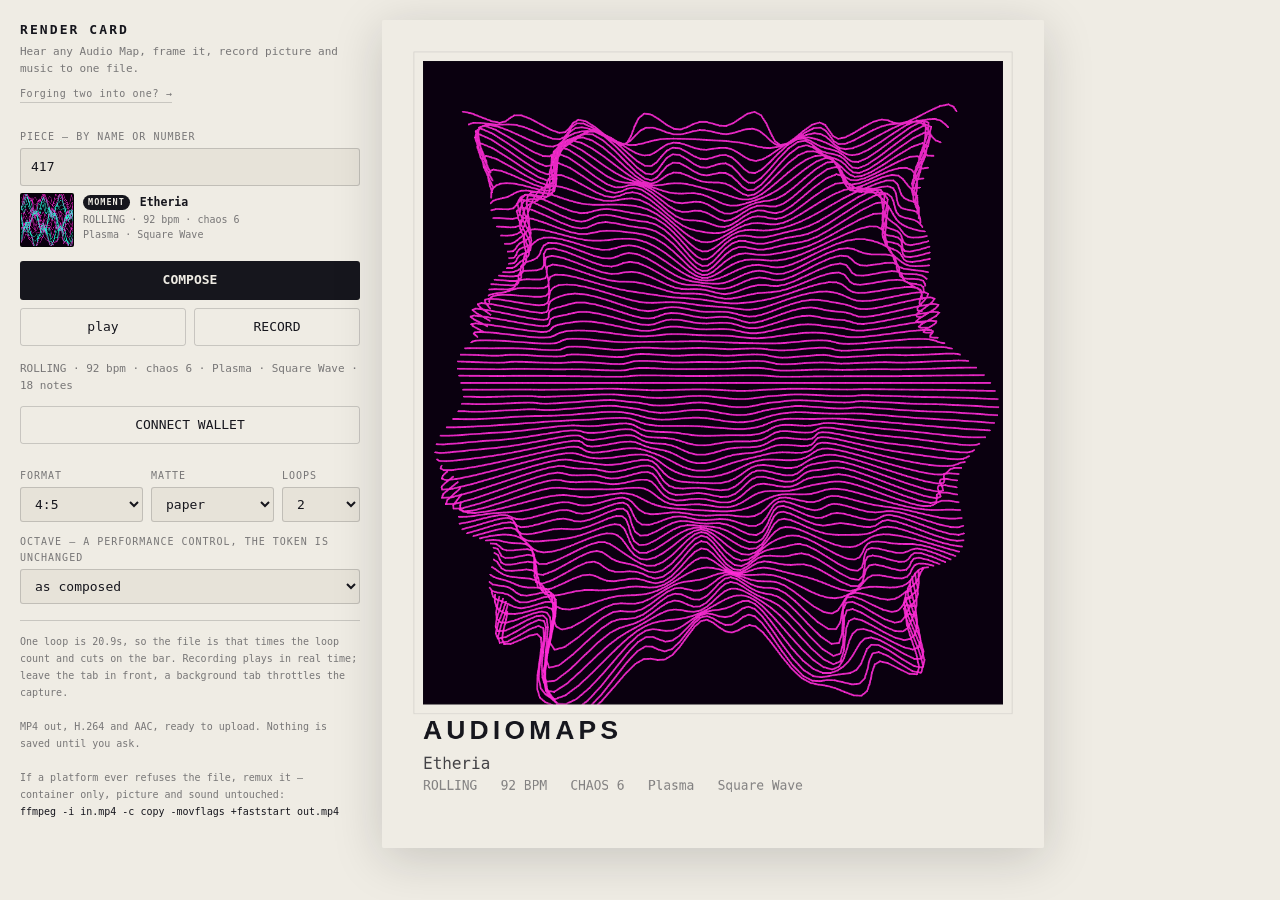
<file: render/index.html>
<!doctype html>
<meta charset="utf-8">
<meta name="viewport" content="width=device-width,initial-scale=1">
<title>Audio Maps — render card</title>
<link rel="stylesheet" href="shared.css?v=20260821d">

<div class=panel>
  <h1>RENDER CARD</h1>
  <div class=sub>Hear any Audio Map, frame it, record picture and music to one file.</div>
  <a class=swap href="forge.html">Forging two into one? →</a>

  <label>piece — by name or number</label>
  <input id=seed list=names value="417"
         placeholder="LATE SWARM   ·   417   ·   an ens or 0x…" spellcheck=false
         autocomplete=off>
  <div class=ing id=ingOne hidden>
    <canvas width=108 height=108></canvas>
    <div class=meta><b></b><span class=tr></span></div>
  </div>

  <button class=go id=go>COMPOSE</button>
  <div class=two style="margin-top:8px">
    <button id=play>play</button>
    <button id=rec disabled>RECORD</button>
  </div>

  <div id=log>loading…</div>
  <video id=out controls loop playsinline hidden
         style="width:100%;margin-top:8px;border-radius:3px"></video>
  <div class=two id=saverow hidden style="margin-top:6px">
    <button class=go id=dl style="margin-top:0">DOWNLOAD</button>
    <button id=share hidden>SHARE</button>
  </div>

  <button id=connect style="margin-top:12px">CONNECT WALLET</button>
  <div id=owned></div>
  <div class=hint id=walletHint hidden></div>

  <div class=two style="margin-top:4px">
    <div style="flex:1">
      <label>format</label>
      <select id=fmt>
        <option>1:1</option><option selected>4:5</option>
        <option>9:16</option><option>16:9</option>
      </select>
    </div>
    <div style="flex:1">
      <label>matte</label>
      <select id=matte><option value=paper selected>paper</option>
        <option value=ink>ink</option>
        <option value=green>green</option>
        <option value=lime>lime</option></select>
    </div>
    <div style="flex:0 0 78px">
      <label>loops</label>
      <select id=loops><option>1</option><option selected>2</option>
        <option>3</option><option>4</option></select>
    </div>
  </div>

  <label>octave — a performance control, the token is unchanged</label>
  <select id=oct>
    <option value="-1">one octave lower</option>
    <option value="0" selected>as composed</option>
    <option value="1">one octave higher</option>
  </select>

  <div class=note>
    One loop is <span id=loopsec>—</span>s, so the file is that times the loop count
    and cuts on the bar. Recording plays in real time; leave the tab in front, a
    background tab throttles the capture.<br><br>
    MP4 out, H.264 and AAC, ready to upload. Nothing is saved until you ask.<br><br>
    If a platform ever refuses the file, remux it — container only, picture and
    sound untouched:<br>
    <code>ffmpeg -i in.mp4 -c copy -movflags +faststart out.mp4</code>
  </div>
</div>

<datalist id=names></datalist>
<canvas id=card width=1080 height=1350></canvas>

<script src="assets.js?v=20260821d"></script>
<script src="boot.js?v=20260827c"></script>
</file>
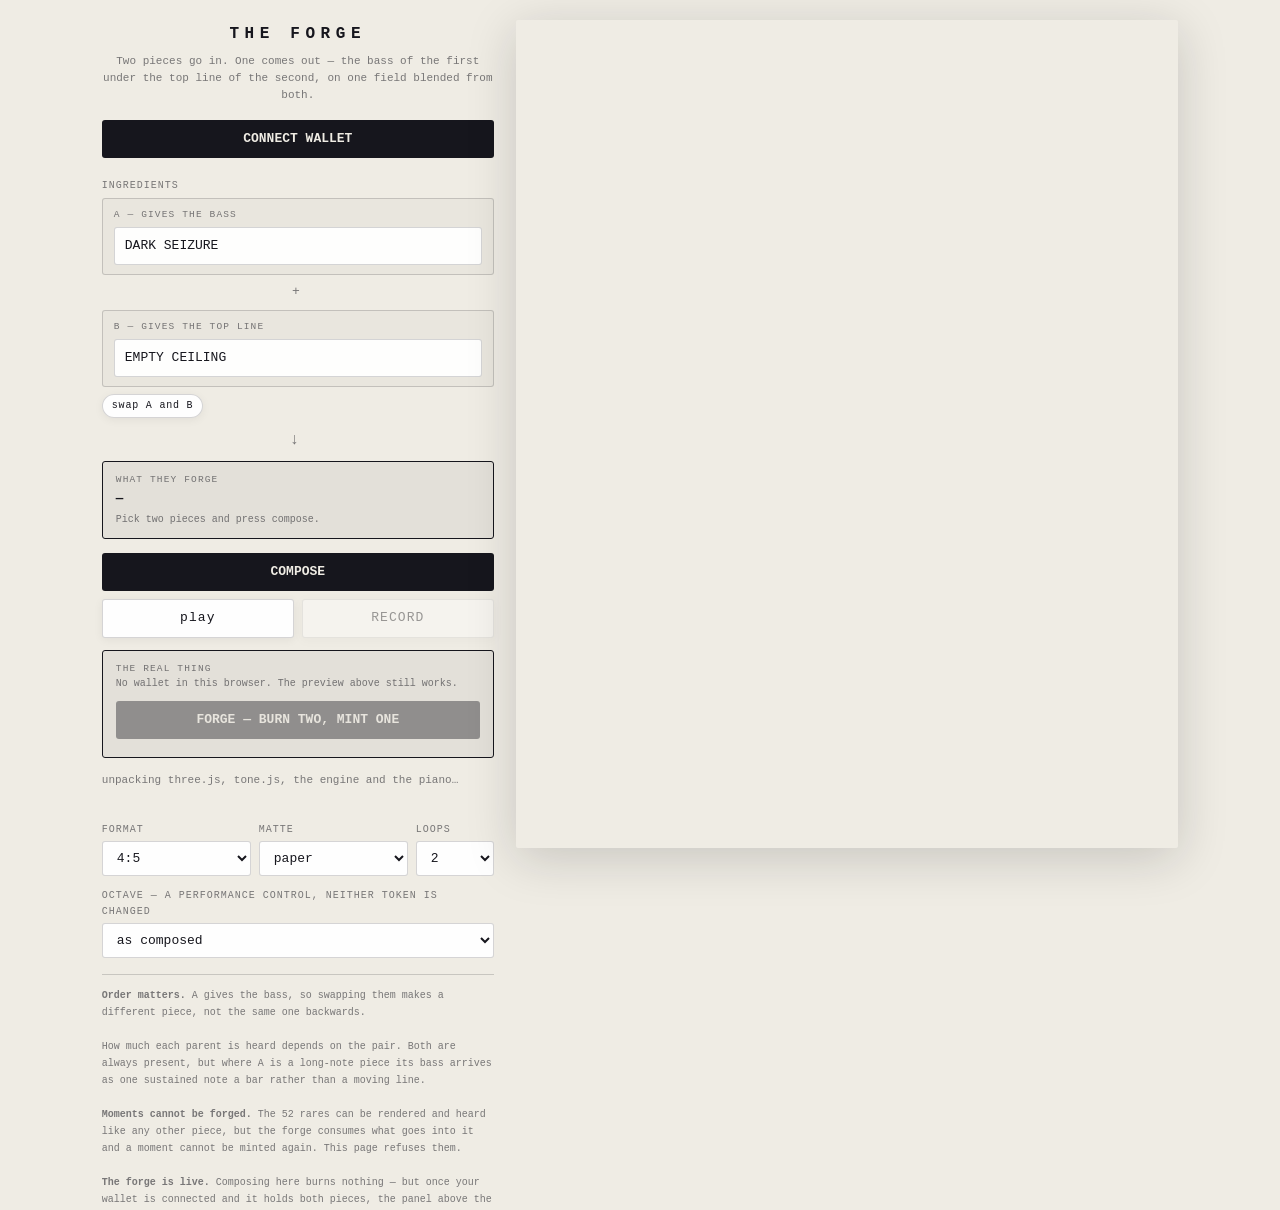
<file: forge.html>
<!doctype html>
<meta charset="utf-8">
<meta http-equiv="refresh" content="0; url=render/forge.html">
<title>The Forge — Audio Maps</title>
<body style="background:#efece4;color:#16161d;font:13px ui-monospace,Menlo,monospace;padding:40px">
The forge lives at <a href="render/forge.html">audiomaps.sunken0x.art/render/forge.html</a>.
</file>
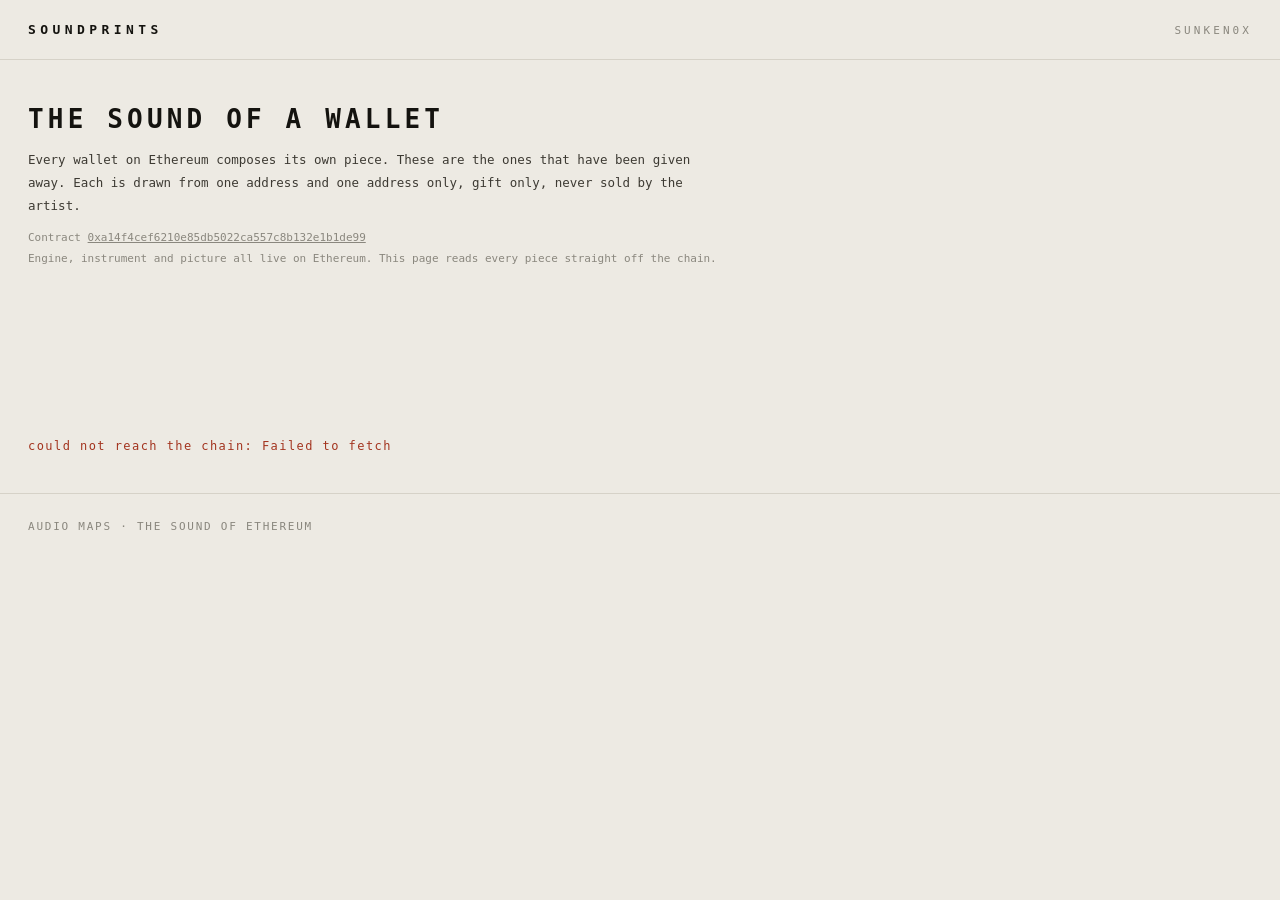
<file: soundprints.html>
<!doctype html>
<html lang="en">
<head>
<meta charset="utf-8" />
<meta name="viewport" content="width=device-width, initial-scale=1" />
<title>Soundprints — Audio Maps</title>
<style>
  :root{
    --paper:#edeae3; --ink:#14130f; --dim:#8a877e; --line:#d6d2c8;
    --mono:ui-monospace,SFMono-Regular,Menlo,Consolas,monospace;
  }
  *{box-sizing:border-box}
  html,body{margin:0;padding:0;background:var(--paper);color:var(--ink);font-family:var(--mono)}
  body{-webkit-font-smoothing:antialiased}
  header{
    display:flex;align-items:baseline;justify-content:space-between;
    padding:22px 28px;border-bottom:1px solid var(--line);
    position:sticky;top:0;background:var(--paper);z-index:5
  }
  .brand{font-size:13px;letter-spacing:.34em;font-weight:600}
  .who{font-size:11px;letter-spacing:.28em;color:var(--dim)}
  .intro{padding:44px 28px 14px;max-width:760px}
  h1{font-size:26px;letter-spacing:.16em;margin:0 0 14px;font-weight:600}
  .blurb{font-size:12.5px;line-height:1.85;color:#3d3a33;margin:0 0 10px}
  .chain{font-size:11px;color:var(--dim);line-height:1.9;word-break:break-all}
  .chain a{color:var(--dim)}
  .count{padding:10px 28px 0;font-size:11px;letter-spacing:.22em;color:var(--dim)}
  .grid{
    display:grid;grid-template-columns:repeat(auto-fill,minmax(268px,1fr));
    gap:26px;padding:24px 28px 70px;max-width:1400px
  }
  .card{
    border:1px solid var(--line);background:#fff;text-decoration:none;color:inherit;
    display:flex;flex-direction:column;transition:transform .16s ease, box-shadow .16s ease
  }
  .card:hover{transform:translateY(-3px);box-shadow:0 10px 26px rgba(0,0,0,.10)}
  .art{display:block;width:100%;aspect-ratio:4/3;background:#000}
  .meta{padding:13px 15px 15px;border-top:1px solid var(--line)}
  .who-line{display:flex;justify-content:space-between;align-items:baseline;gap:10px}
  .ens{font-size:12.5px;font-weight:600;letter-spacing:.04em;overflow:hidden;text-overflow:ellipsis;white-space:nowrap}
  .id{font-size:10px;color:var(--dim);letter-spacing:.14em;flex:none}
  .tune{font-size:11px;letter-spacing:.2em;margin-top:7px}
  .attrs{font-size:10px;color:var(--dim);letter-spacing:.1em;margin-top:5px;line-height:1.7}
  .state{padding:40px 28px;font-size:12px;color:var(--dim);letter-spacing:.12em}
  .err{color:#a3341f}
  footer{padding:26px 28px 60px;border-top:1px solid var(--line);font-size:11px;color:var(--dim);letter-spacing:.16em}
  @media (max-width:560px){
    .grid{grid-template-columns:1fr;padding:20px 18px 60px}
    .intro,header,.count,footer{padding-left:18px;padding-right:18px}
  }
</style>
</head>
<body>

<header>
  <div class="brand">SOUNDPRINTS</div>
  <div class="who">SUNKEN0X</div>
</header>

<section class="intro">
  <h1>THE SOUND OF A WALLET</h1>
  <p class="blurb">
    Every wallet on Ethereum composes its own piece. These are the ones that have
    been given away. Each is drawn from one address and one address only, gift
    only, never sold by the artist.
  </p>
  <p class="chain">
    Contract <a id="scan" href="#" target="_blank" rel="noopener">0xa14f4cef6210e85db5022ca557c8b132e1b1de99</a><br>
    Engine, instrument and picture all live on Ethereum. This page reads every
    piece straight off the chain.
  </p>
</section>

<div class="count" id="count"></div>
<div class="grid" id="grid"></div>
<div class="state" id="state">reading the chain…</div>

<footer>AUDIO MAPS · THE SOUND OF ETHEREUM</footer>

<script>
const CONTRACT = "0xa14f4cef6210e85db5022ca557c8b132e1b1de99";
const PLAYER   = "https://audiomaps.sunken0x.art/?hash=";
const RPCS = [
  "https://ethereum-rpc.publicnode.com",
  "https://eth.llamarpc.com",
  "https://cloudflare-eth.com"
];
document.getElementById("scan").href = "https://etherscan.io/address/" + CONTRACT;

/* ---- minimal eth_call plumbing (no libraries, so this runs from file://) ---- */
let rpcIdx = 0;
async function call(data){
  let lastErr;
  for (let n = 0; n < RPCS.length; n++){
    const url = RPCS[(rpcIdx + n) % RPCS.length];
    try{
      const r = await fetch(url, {
        method:"POST", headers:{"content-type":"application/json"},
        body: JSON.stringify({jsonrpc:"2.0",id:1,method:"eth_call",
          params:[{to:CONTRACT,data},"latest"]})
      });
      const j = await r.json();
      if (j.error) throw new Error(j.error.message);
      rpcIdx = (rpcIdx + n) % RPCS.length;
      return j.result;
    }catch(e){ lastErr = e; }
  }
  throw lastErr;
}
const SEL = { totalMinted:"0x", pieceOf:"0x", ownerOf:"0x" };
// keccak selectors, hardcoded so we need no hashing library:
SEL.totalMinted = "0xa2309ff8";   // totalMinted()      — verified via keccak
SEL.pieceOf     = "0xa8d514bc";   // pieceOf(uint256)   — verified via keccak
SEL.ownerOf     = "0x6352211e";   // ownerOf(uint256)   — verified via keccak

const hexPad = n => n.toString(16).padStart(64,"0");
const word   = (hex,i) => hex.slice(2 + i*64, 2 + (i+1)*64);
const toInt  = w => parseInt(w,16);

function decodeString(hex, wordOffsetBytes){
  const start = 2 + wordOffsetBytes*2;
  const len = parseInt(hex.slice(start, start+64),16);
  const raw = hex.slice(start+64, start+64 + len*2);
  let s = "";
  for (let i=0;i<raw.length;i+=2) s += String.fromCharCode(parseInt(raw.substr(i,2),16));
  return decodeURIComponent(escape(s));
}

/* Piece = (address,string,string,string,string,uint16,uint8,uint8,uint24,uint24)
   Returned as a dynamic tuple: word0 = offset to the tuple, then its fields. */
function decodePiece(hex){
  const base = toInt(word(hex,0));                 // byte offset of tuple start
  const at   = i => word(hex, base/32 + i);
  const seed = "0x" + at(0).slice(24);
  const strOff = i => base + toInt(at(i));          // string offsets are tuple-relative
  return {
    seed,
    ens:     decodeString(hex, strOff(1)),
    tune:    decodeString(hex, strOff(2)),
    palette: decodeString(hex, strOff(3)),
    wave:    decodeString(hex, strOff(4)),
    tempo:   toInt(at(5)),
    chaos:   toInt(at(6)),
    waveIdx: toInt(at(7)),
    ink:     toInt(at(8)),
    bg:      toInt(at(9)),
  };
}
const hexColour = n => "#" + n.toString(16).padStart(6,"0");

/* ---- thumbnail: the same idea as the piece itself, lines displaced by a wave ---- */
function waveAt(idx, x, y){
  const t = x*Math.PI*2, u = y*Math.PI*2;
  switch(idx){
    case 0: return Math.sin(t*1.5) * (1 - Math.abs(y-0.5)*1.4);      // smooth center
    case 1: return Math.sin(Math.hypot(x-0.5,y-0.5)*14);              // circular ripple
    case 2: return Math.sin(t*2.2);                                   // linear wave
    case 3: return Math.sin((x+y)*Math.PI*3.2);                       // diagonal sweep
    case 4: return Math.sin(t*2)*Math.cos(u*2);                       // cross pattern
    case 5: return Math.sin(Math.atan2(y-0.5,x-0.5)*6)*0.9;           // radial burst
    case 6: return Math.sign(Math.sin(t*3))*0.75;                     // square wave
    case 7: return ((x*4)%1 - 0.5)*1.7;                               // sawtooth
    case 8: return Math.abs(((x*4)%1)-0.5)*3 - 0.75;                  // zigzag
    default:{ const d=Math.max(Math.abs(x-0.5),Math.abs(y-0.5));       // concentric squares
              return Math.sin(d*18); }
  }
}
function drawThumb(cv, p){
  const W = cv.width, H = cv.height, g = cv.getContext("2d");
  g.fillStyle = hexColour(p.bg); g.fillRect(0,0,W,H);
  const amp   = 3 + p.chaos * 2.6;
  const lines = 34;
  g.strokeStyle = hexColour(p.ink);
  g.lineWidth = 1.15;
  g.globalAlpha = .95;
  for (let i=0;i<lines;i++){
    const y = (i+0.5)/lines;
    g.beginPath();
    for (let s=0;s<=110;s++){
      const x = s/110;
      const d = waveAt(p.waveIdx, x, y) * amp;
      const px = 10 + x*(W-20);
      const py = 8 + y*(H-16) + d;
      s ? g.lineTo(px,py) : g.moveTo(px,py);
    }
    g.stroke();
  }
}

/* ---- build ---- */
(async function(){
  const state = document.getElementById("state");
  const grid  = document.getElementById("grid");
  try{
    const total = toInt(await call(SEL.totalMinted));
    document.getElementById("count").textContent = total + (total===1?" PIECE GIVEN":" PIECES GIVEN");
    if (!total){ state.textContent = "none gifted yet."; return; }
    state.textContent = "";
    for (let id=1; id<=total; id++){
      try{
        const raw = await call(SEL.pieceOf + hexPad(id));
        const p = decodePiece(raw);
        const a = document.createElement("a");
        a.className = "card";
        a.href = PLAYER + p.seed.toLowerCase();
        a.target = "_blank"; a.rel = "noopener";
        a.title = "play " + p.ens;
        const cv = document.createElement("canvas");
        cv.className = "art"; cv.width = 536; cv.height = 402;
        a.appendChild(cv);
        const m = document.createElement("div");
        m.className = "meta";
        m.innerHTML =
          '<div class="who-line"><span class="ens"></span><span class="id">#'+id+'</span></div>'+
          '<div class="tune"></div>'+
          '<div class="attrs"></div>';
        a.appendChild(m);
        m.querySelector(".ens").textContent  = p.ens;
        m.querySelector(".tune").textContent = p.tune + "  ·  " + p.tempo + " BPM";
        m.querySelector(".attrs").textContent = p.palette + " · " + p.wave + " · chaos " + p.chaos;
        grid.appendChild(a);
        drawThumb(cv, p);
      }catch(e){
        console.warn("token " + id + " failed", e);
      }
    }
    if (!grid.children.length) state.innerHTML = '<span class="err">could not read any pieces.</span>';
  }catch(e){
    state.innerHTML = '<span class="err">could not reach the chain: ' + (e && e.message ? e.message : e) + '</span>';
  }
})();
</script>
</body>
</html>
</file>
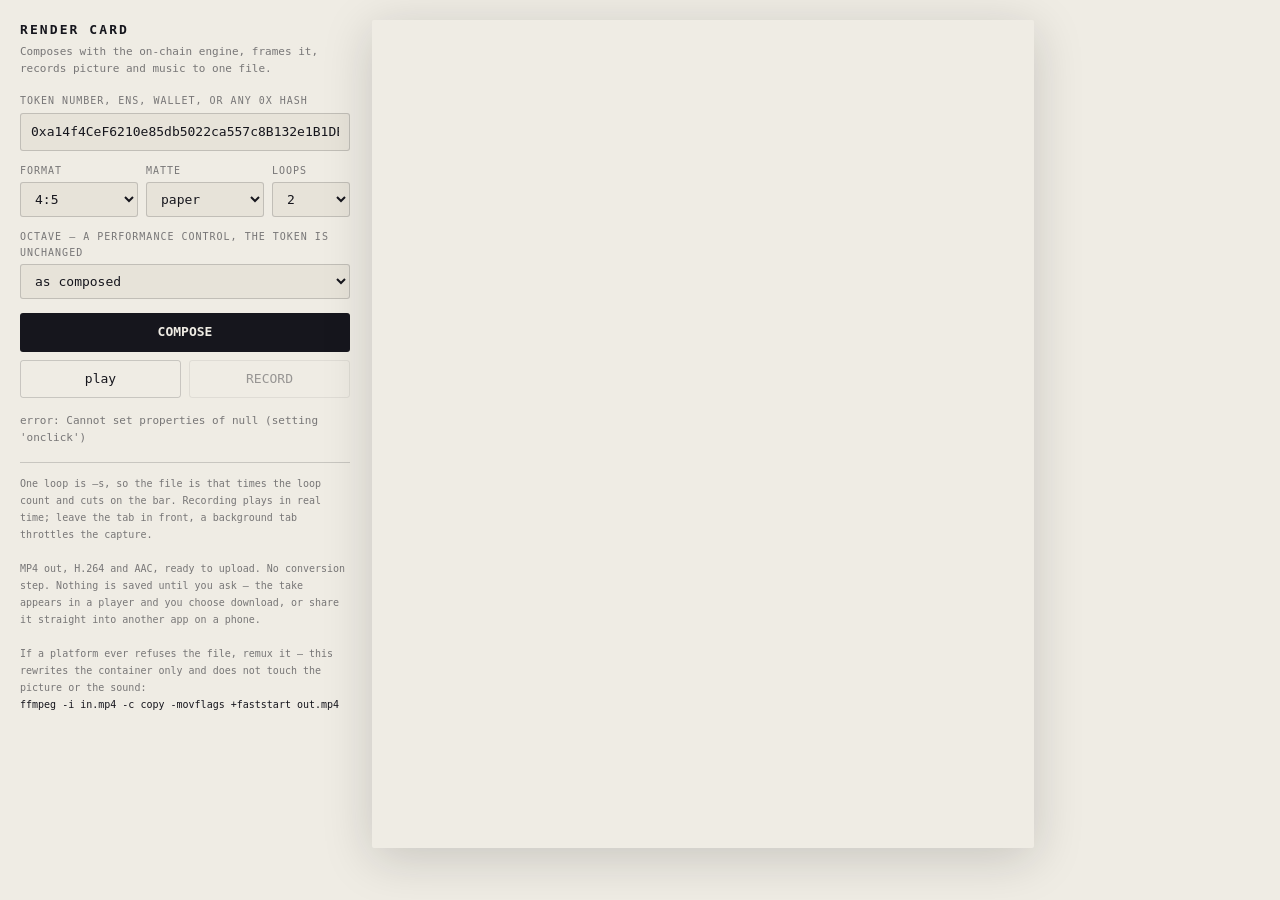
<file: render/card.html>
<!doctype html>
<meta charset="utf-8">
<meta name="viewport" content="width=device-width,initial-scale=1">
<title>Audio Maps — render card</title>
<style>
:root{--bg:#efece4;--ink:#16161d;--dim:rgba(22,22,29,.55);--hot:#16161d;--line:rgba(22,22,29,.18)}
*{box-sizing:border-box}
body{margin:0;background:var(--bg);color:var(--ink);
 font:13px/1.55 ui-monospace,Menlo,monospace;padding:20px;display:flex;gap:22px;
 align-items:flex-start;flex-wrap:wrap}
.panel{width:330px;flex:0 0 330px}
h1{font-size:13px;letter-spacing:.16em;margin:0 0 3px;font-weight:700}
.sub{color:var(--dim);font-size:11px;margin-bottom:16px}
label{display:block;color:var(--dim);font-size:10px;letter-spacing:.1em;
 text-transform:uppercase;margin:12px 0 4px}
input,select,button{width:100%;background:#e7e3d9;color:var(--ink);
 border:1px solid var(--line);padding:8px 10px;font:inherit;border-radius:3px}
button{cursor:pointer;background:transparent}button:hover{background:rgba(22,22,29,.07)}
button:disabled{opacity:.4;cursor:default}
button.go{background:var(--hot);color:#efece4;font-weight:700;border-color:transparent;
 margin-top:14px}
.two{display:flex;gap:8px}
/* display:flex/block beats the hidden attribute, so it needs saying outright */
[hidden]{display:none !important}
#log{margin-top:14px;color:var(--dim);font-size:11px;min-height:34px}
/* flex:0 0 auto or the card gets shrunk to a thumbnail by the panel's height */
#card{flex:0 0 auto;align-self:flex-start;height:min(92vh,900px);width:auto;
 max-width:calc(100vw - 400px);object-fit:contain;
 box-shadow:0 10px 50px rgba(22,22,29,.18);border-radius:2px}
#out{max-height:200px}

/* Phone: card first, controls under it. Sized by width, not height — on a
   handset the picture has to fit across, and a height-driven card runs off
   the side of the screen. */
@media (max-width:760px){
  body{padding:14px;gap:14px;flex-direction:column-reverse;justify-content:flex-end}
  .panel{width:100%;flex:1 1 auto}
  #card{align-self:center;width:100%;height:auto;max-width:100%;max-height:62vh}
  input,select,button{padding:11px 12px;font-size:16px}  /* 16px: iOS zooms below it */
  .note{font-size:11px}
}
.note{color:var(--dim);font-size:10px;line-height:1.7;margin-top:16px;
 border-top:1px solid var(--line);padding-top:12px}
code{color:#16161d}
</style>

<div class=panel>
  <h1>RENDER CARD</h1>
  <div class=sub>Composes with the on-chain engine, frames it, records picture and
  music to one file.</div>

  <label>token number, ens, wallet, or any 0x hash</label>
  <input id=seed value="0xa14f4CeF6210e85db5022ca557c8B132e1B1DE99"
         placeholder="417   ·   regulardad.eth   ·   0x…" spellcheck=false>

  <div class=two>
    <div style="flex:1">
      <label>format</label>
      <select id=fmt>
        <option>1:1</option><option selected>4:5</option>
        <option>9:16</option><option>16:9</option>
      </select>
    </div>
    <div style="flex:1">
      <label>matte</label>
      <select id=matte><option value=paper selected>paper</option>
        <option value=ink>ink</option></select>
    </div>
    <div style="flex:0 0 78px">
      <label>loops</label>
      <select id=loops><option>1</option><option selected>2</option>
        <option>3</option><option>4</option></select>
    </div>
  </div>

  <label>octave — a performance control, the token is unchanged</label>
  <select id=oct>
    <option value="-1">one octave lower</option>
    <option value="0" selected>as composed</option>
    <option value="1">one octave higher</option>
  </select>

  <button class=go id=go>COMPOSE</button>
  <div class=two style="margin-top:8px">
    <button id=play>play</button>
    <button id=rec disabled>RECORD</button>
  </div>

  <div id=log>loading…</div>
  <video id=out controls loop playsinline hidden
         style="width:100%;margin-top:8px;border-radius:3px"></video>
  <div class=two id=saverow hidden style="margin-top:6px">
    <button class=go id=dl style="margin-top:0">DOWNLOAD</button>
    <button id=share hidden>SHARE</button>
  </div>

  <div class=note>
    One loop is <span id=loopsec>—</span>s, so the file is that times the loop count
    and cuts on the bar. Recording plays in real time; leave the tab in front, a
    background tab throttles the capture.<br><br>
    MP4 out, H.264 and AAC, ready to upload. No conversion step. Nothing is
    saved until you ask — the take appears in a player and you choose
    download, or share it straight into another app on a phone.<br><br>
    If a platform ever refuses the file, remux it — this rewrites the container
    only and does not touch the picture or the sound:<br>
    <code>ffmpeg -i in.mp4 -c copy -movflags +faststart out.mp4</code>
  </div>
</div>

<canvas id=card width=1080 height=1350></canvas>

<script src="assets.js"></script>
<script src="boot.js"></script>
</file>
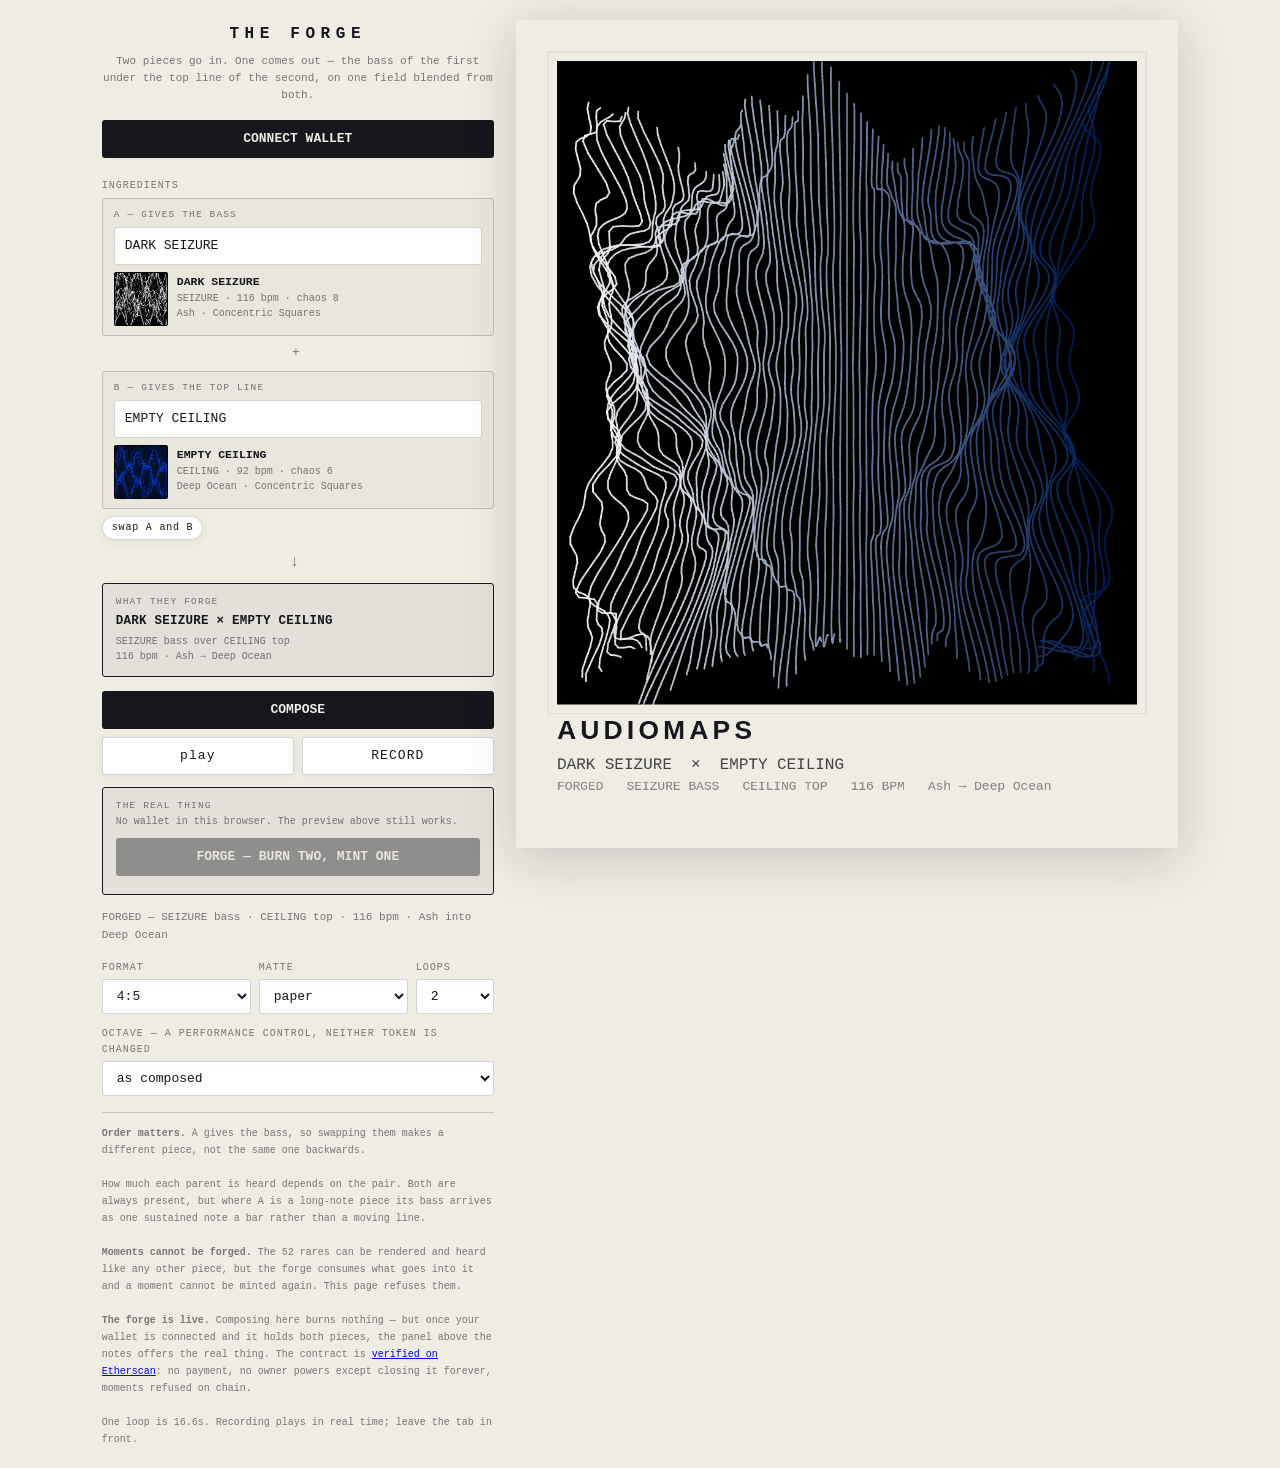
<file: render/forge.html>
<!doctype html>
<meta charset="utf-8">
<meta name="viewport" content="width=device-width,initial-scale=1">
<title>Audio Maps — the forge</title>
<link rel="stylesheet" href="shared.css?v=20260821d">
<style>
/*  The forge gets a WIDER panel than the render card, because it has to show
    two things going in as well as the one coming out. Cramming that into the
    render card's column was the mistake this page exists to undo. */
.panel{width:392px;flex:0 0 392px}
#card{max-width:calc(100vw - 458px)}
.parent{border:1px solid var(--line);border-radius:3px;padding:9px 11px;
 background:rgba(22,22,29,.025)}
.parent + .parent{margin-top:9px}
.parent .role{display:flex;justify-content:space-between;align-items:baseline;
 margin-bottom:5px}
.parent .role em{font-style:normal;color:var(--dim);letter-spacing:0;
 text-transform:none;font-size:10px}
.parent input{margin:0}
.plus{text-align:center;color:var(--dim);font-size:13px;margin:7px 0;
 letter-spacing:.3em}
.arrow{text-align:center;color:var(--dim);font-size:16px;margin:10px 0 8px;
 letter-spacing:.4em}
.result{border:1px solid var(--ink);border-radius:3px;padding:11px 13px;
 background:rgba(22,22,29,.055)}
.result b{font-size:12.5px;letter-spacing:.02em;display:block;margin:3px 0 2px}
.result .t{color:var(--dim);font-size:10px;line-height:1.55}
#swapAB{width:auto;font-size:10px;padding:3px 9px;border-radius:99px;margin-top:7px}
h1{text-align:center;font-size:16px;letter-spacing:.35em;margin:2px 0 6px}
.sub{text-align:center;margin-bottom:10px}
input,select{background:rgba(255,255,255,.94);border:1px solid var(--line)}
button:not(.go){background:rgba(255,255,255,.94);border:1px solid var(--line);
 letter-spacing:.08em;box-shadow:0 2px 10px rgba(22,22,29,.06)}
button:not(.go):hover:not(:disabled){background:#fff}
/*  The card rides along. Scrolling the panel must never lose sight of what
    is being forged - on anything wide enough for two columns the picture
    pins to the top of the window while the controls scroll beside it, and
    the pair sits centred rather than hugging the left edge. */
@media (min-width:821px){
  body{justify-content:center}
  #card{position:sticky;top:14px;height:min(92vh,calc(100vh - 28px))}
}
@media (max-width:900px){ .panel{width:100%;flex:1 1 auto} #card{max-width:100%} }
/*  On a phone the card scrolls naturally, and once it has left the screen a
    slim bar pins to the top instead: a thumbnail of the actual card and the
    names of the pair. The full floating card was tried and looked wrong. */
#stickybar{display:none;position:fixed;top:0;left:0;right:0;z-index:20;
 align-items:center;gap:10px;padding:7px 12px;background:var(--bg);
 border-bottom:1px solid var(--line)}
#stickybar canvas{flex:0 0 auto;height:44px;width:auto;border-radius:2px;
 box-shadow:0 2px 8px rgba(22,22,29,.18)}
#stickybar .t{font-size:11px;letter-spacing:.06em;font-weight:700;
 white-space:nowrap;overflow:hidden;text-overflow:ellipsis}
#stickybar .s{font-size:9px;color:var(--dim);letter-spacing:.1em;text-transform:uppercase}
@media (min-width:821px){ #stickybar{display:none !important} }
</style>

<div class=panel>
  <h1>THE FORGE</h1>
  <div class=sub>Two pieces go in. One comes out — the bass of the first under
  the top line of the second, on one field blended from both.</div>

  <button class=go id=connect style="margin-top:6px">CONNECT WALLET</button>
  <div id=owned></div>
  <div class=hint id=walletHint hidden></div>

  <label>ingredients</label>

  <div class=parent>
    <div class=role><span>A — gives the bass</span><em id=metaA></em></div>
    <input id=seedA list=names value="DARK SEIZURE" placeholder="name or number"
           spellcheck=false autocomplete=off>
    <div class=ing id=ingA hidden>
      <canvas width=108 height=108></canvas>
      <div class=meta><b></b><span class=tr></span></div>
    </div>
  </div>

  <div class=plus>+</div>

  <div class=parent>
    <div class=role><span>B — gives the top line</span><em id=metaB></em></div>
    <input id=seedB list=names value="EMPTY CEILING" placeholder="name or number"
           spellcheck=false autocomplete=off>
    <div class=ing id=ingB hidden>
      <canvas width=108 height=108></canvas>
      <div class=meta><b></b><span class=tr></span></div>
    </div>
  </div>

  <button id=swapAB>swap A and B</button>

  <div class=arrow>↓</div>

  <div class=result>
    <div class=role>What they forge</div>
    <b id=forgedName>—</b>
    <div class=t id=forgedTraits>Pick two pieces and press compose.</div>
  </div>

  <button class=go id=go>COMPOSE</button>
  <div class=two style="margin-top:8px">
    <button id=play>play</button>
    <button id=rec disabled>RECORD</button>
  </div>

  <div id=log>loading…</div>
  <video id=out controls loop playsinline hidden
         style="width:100%;margin-top:8px;border-radius:3px"></video>
  <div class=two id=saverow hidden style="margin-top:6px">
    <button class=go id=dl style="margin-top:0">DOWNLOAD</button>
    <button id=share hidden>SHARE</button>
  </div>

  <div class=two style="margin-top:4px">
    <div style="flex:1">
      <label>format</label>
      <select id=fmt>
        <option>1:1</option><option selected>4:5</option>
        <option>9:16</option><option>16:9</option>
      </select>
    </div>
    <div style="flex:1">
      <label>matte</label>
      <select id=matte><option value=paper selected>paper</option>
        <option value=ink>ink</option>
        <option value=green>green</option>
        <option value=lime>lime</option></select>
    </div>
    <div style="flex:0 0 78px">
      <label>loops</label>
      <select id=loops><option>1</option><option selected>2</option>
        <option>3</option><option>4</option></select>
    </div>
  </div>

  <label>octave — a performance control, neither token is changed</label>
  <select id=oct>
    <option value="-1">one octave lower</option>
    <option value="0" selected>as composed</option>
    <option value="1">one octave higher</option>
  </select>

  <div class=note>
    <b>Order matters.</b> A gives the bass, so swapping them makes a different
    piece, not the same one backwards.<br><br>
    How much each parent is heard depends on the pair. Both are always present,
    but where A is a long-note piece its bass arrives as one sustained note a
    bar rather than a moving line.<br><br>
    <b>Moments cannot be forged.</b> The 52 rares can be rendered and heard like
    any other piece, but the forge consumes what goes into it and a moment
    cannot be minted again. This page refuses them.<br><br>
    <b>The forge is live.</b> Composing here burns nothing — but once your
    wallet is connected and it holds both pieces, the panel above the notes
    offers the real thing. The contract is
    <a href="https://etherscan.io/address/0x45Ac3a8da7cd547185Cba257DC2c0622a78F29dE#code"
    target=_blank rel=noopener>verified on Etherscan</a>: no payment, no owner
    powers except closing it forever, moments refused on chain.<br><br>
    One loop is <span id=loopsec>—</span>s. Recording plays in real time; leave
    the tab in front.
  </div>
</div>

<datalist id=names></datalist>
<canvas id=card width=1080 height=1350></canvas>

<div id=stickybar>
  <canvas id=stickycv width=90 height=110></canvas>
  <div style="min-width:0">
    <div class=s>now forging</div>
    <div class=t id=stickyname>&mdash;</div>
  </div>
</div>

<script>
/*  Mobile only: when the card scrolls out of view, the bar takes over. The
    thumbnail is drawn from the card canvas itself, so it is always the real
    picture, never a stand-in. */
(function(){
  var bar = document.getElementById("stickybar");
  var card = document.getElementById("card");
  function snap(){
    var cv = document.getElementById("stickycv");
    var h = 110, w = Math.max(1, Math.round(card.width / card.height * h));
    cv.width = w; cv.height = h;
    try { cv.getContext("2d").drawImage(card, 0, 0, w, h); } catch(e){}
    var n = document.getElementById("forgedName").textContent;
    document.getElementById("stickyname").textContent = n && n !== "\u2014" ? n : "pick two pieces";
  }
  new IntersectionObserver(function(es){
    var out = !es[0].isIntersecting && window.innerWidth <= 820;
    if (out) snap();
    bar.style.display = out ? "flex" : "none";
  }, {threshold: 0.05}).observe(card);
})();
</script>
<script src="assets.js?v=20260821d"></script>
<script src="boot.js?v=20260827c"></script>
<script src="forge-tx.js?v=20260826a"></script>
</file>
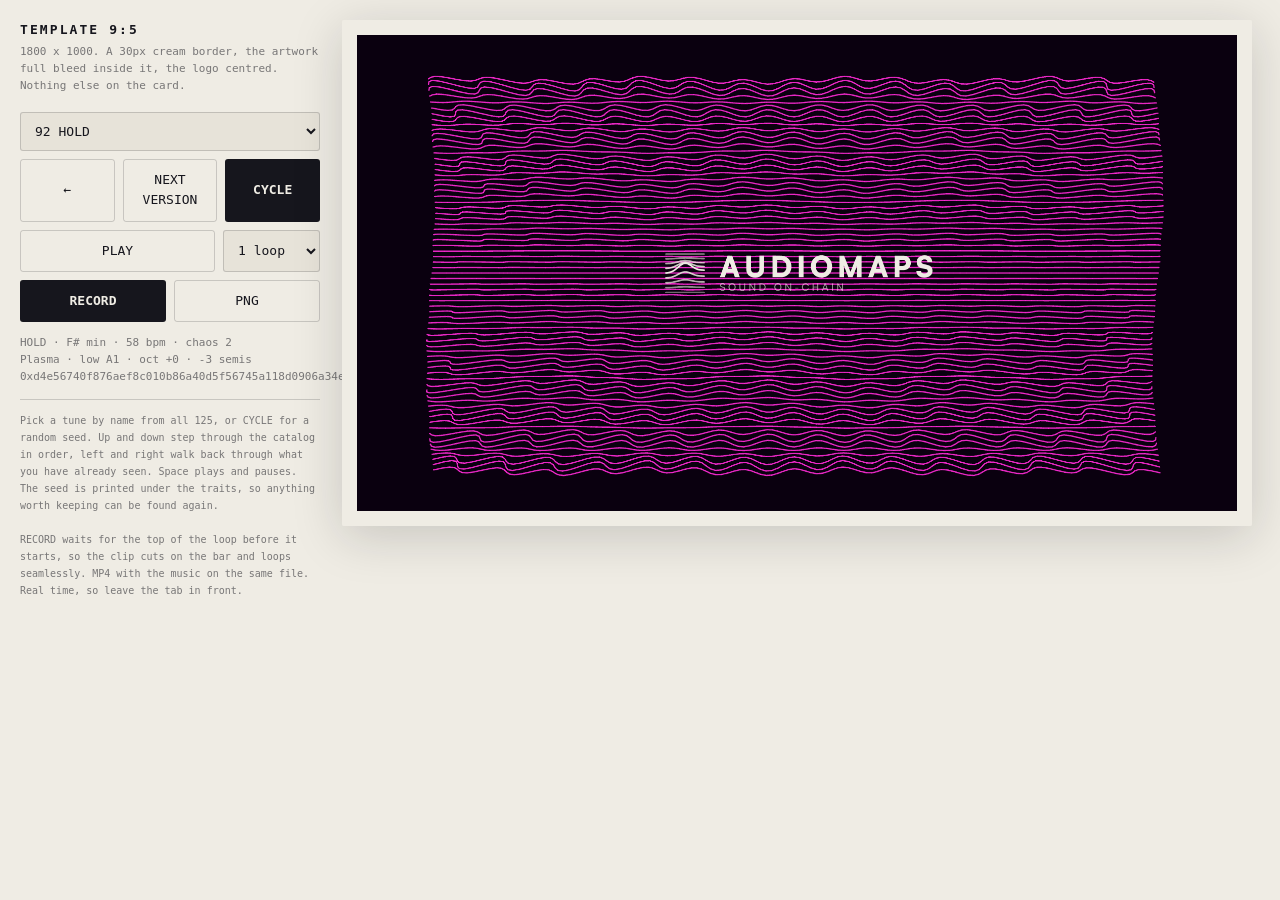
<file: render/template.html>
<!doctype html>
<meta charset="utf-8">
<meta name="viewport" content="width=device-width,initial-scale=1">
<title>Audio Maps — template 9:5</title>
<style>
:root{--bg:#efece4;--ink:#16161d;--dim:rgba(22,22,29,.55);--hot:#16161d;--line:rgba(22,22,29,.18)}
*{box-sizing:border-box}
body{margin:0;background:var(--bg);color:var(--ink);
 font:13px/1.55 ui-monospace,Menlo,monospace;padding:20px;display:flex;gap:22px;
 align-items:flex-start;flex-wrap:wrap}
.panel{width:300px;flex:0 0 300px}
h1{font-size:13px;letter-spacing:.16em;margin:0 0 3px;font-weight:700}
.sub{color:var(--dim);font-size:11px;margin-bottom:18px}
button{width:100%;background:transparent;color:var(--ink);border:1px solid var(--line);
 padding:10px;font:inherit;border-radius:3px;cursor:pointer}
button:hover{background:rgba(22,22,29,.07)}
button.go{background:var(--hot);color:#efece4;font-weight:700;border-color:transparent}
.two{display:flex;gap:8px;margin-bottom:8px}
[hidden]{display:none !important}
#log{margin-top:12px;color:var(--dim);font-size:11px;min-height:32px}
#card{flex:0 0 auto;align-self:flex-start;width:auto;height:auto;
 max-width:calc(100vw - 370px);max-height:88vh;
 box-shadow:0 10px 50px rgba(22,22,29,.18);border-radius:2px}
.note{color:var(--dim);font-size:10px;line-height:1.7;margin-top:14px;
 border-top:1px solid var(--line);padding-top:12px}
@media (max-width:760px){
  body{padding:14px;gap:14px;flex-direction:column-reverse;justify-content:flex-end}
  .panel{width:100%;flex:1 1 auto}
  #card{align-self:center;width:100%;max-width:100%}
  button{padding:12px;font-size:16px}
}
</style>

<div class=panel>
  <h1>TEMPLATE 9:5</h1>
  <div class=sub>1800 x 1000. A 30px cream border, the artwork full bleed inside
  it, the logo centred. Nothing else on the card.</div>

  <select id=tune style="width:100%;background:#e7e3d9;color:var(--ink);
    border:1px solid var(--line);border-radius:3px;padding:10px;font:inherit;
    margin-bottom:8px"><option>loading…</option></select>

  <div class=two>
    <button id=back>&larr;</button>
    <button id=variant>NEXT VERSION</button>
    <button class=go id=cycle>CYCLE</button>
  </div>
  <div class=two>
    <button id=play>PLAY</button>
    <select id=loops style="flex:0 0 84px;background:#e7e3d9;color:var(--ink);
      border:1px solid var(--line);border-radius:3px;padding:10px;font:inherit">
      <option value=1>1 loop</option><option value=2>2 loops</option>
      <option value=3>3 loops</option></select>
  </div>
  <div class=two>
    <button class=go id=rec>RECORD</button>
    <button id=png>PNG</button>
  </div>

  <div id=log style="white-space:pre-line">loading…</div>
  <video id=out controls loop playsinline hidden
         style="width:100%;margin-top:8px;border-radius:3px;max-height:180px"></video>
  <div class=two id=saverow hidden style="margin-top:6px">
    <button class=go id=dl>DOWNLOAD</button>
    <button id=share hidden>SHARE</button>
  </div>

  <div class=note>
    Pick a tune by name from all 125, or CYCLE for a random seed. Up and down
    step through the catalog in order, left and right walk back through what you
    have already seen. Space plays and pauses. The seed is printed under the
    traits, so anything worth keeping can be found again.<br><br>
    RECORD waits for the top of the loop before it starts, so the clip cuts on
    the bar and loops seamlessly. MP4 with the music on the same file. Real time,
    so leave the tab in front.
  </div>
</div>

<canvas id=card width=1800 height=1000></canvas>

<!-- Cache-busted on purpose. A stale template.js executed for several edits
     while the page looked fine, which reads as "my change did nothing" rather
     than "the browser never fetched it". assets.js is 950KB and never changes,
     so it is left cacheable. -->
<script src="assets.js"></script>
<script>
  document.write('<script src="template.js?t=' + Date.now() + '"><\/script>');
</script>
</file>
<file: render/shared.css>
:root{--bg:#efece4;--ink:#16161d;--dim:rgba(22,22,29,.55);--hot:#16161d;--line:rgba(22,22,29,.18)}
*{box-sizing:border-box}
body{margin:0;background:var(--bg);color:var(--ink);
 font:13px/1.55 ui-monospace,Menlo,monospace;padding:20px;display:flex;gap:22px;
 align-items:flex-start;flex-wrap:wrap}
.panel{width:340px;flex:0 0 340px}
h1{font-size:13px;letter-spacing:.16em;margin:0 0 3px;font-weight:700}
.sub{color:var(--dim);font-size:11px;margin-bottom:6px}
.swap{display:inline-block;color:var(--dim);font-size:10px;letter-spacing:.06em;
 border-bottom:1px solid var(--line);text-decoration:none;margin-bottom:14px}
.swap:hover{color:var(--ink)}
label{display:block;color:var(--dim);font-size:10px;letter-spacing:.1em;
 text-transform:uppercase;margin:12px 0 4px}
input,select,button{width:100%;background:#e7e3d9;color:var(--ink);
 border:1px solid var(--line);padding:8px 10px;font:inherit;border-radius:3px}
button{cursor:pointer;background:transparent}
button:hover:not(:disabled){background:rgba(22,22,29,.07)}
button:disabled{opacity:.4;cursor:default}
button.go{background:var(--hot);color:#efece4;font-weight:700;border-color:transparent;
 margin-top:14px}
button.go:hover:not(:disabled){background:#000}
.two{display:flex;gap:8px}
[hidden]{display:none !important}
#log{margin-top:14px;color:var(--dim);font-size:11px;min-height:34px}
#card{flex:0 0 auto;align-self:flex-start;height:min(92vh,900px);width:auto;
 max-width:calc(100vw - 406px);object-fit:contain;
 box-shadow:0 10px 50px rgba(22,22,29,.18);border-radius:2px}
#out{max-height:200px}
.ing{display:flex;gap:9px;align-items:flex-start;margin-top:7px}
.ing canvas{flex:0 0 54px;width:54px;height:54px;border-radius:2px;
 background:#000;border:1px solid var(--line)}
.ing .meta{flex:1;min-width:0;font-size:10px;line-height:1.5;color:var(--dim);padding-top:1px}
.ing .meta b{display:block;color:var(--ink);font-size:11.5px;font-weight:700;
 white-space:nowrap;overflow:hidden;text-overflow:ellipsis}
.role{color:var(--dim);font-size:9.5px;letter-spacing:.12em;text-transform:uppercase}
#owned{display:flex;flex-wrap:wrap;gap:5px;margin-top:8px;max-height:120px;overflow-y:auto}
#owned button{width:auto;flex:0 0 auto;font-size:10px;padding:4px 8px;
 border-radius:99px;background:#e7e3d9}
.hint{color:var(--dim);font-size:10px;margin-top:5px;line-height:1.6}
.note{color:var(--dim);font-size:10px;line-height:1.7;margin-top:16px;
 border-top:1px solid var(--line);padding-top:12px}
code{color:#16161d}
@media (max-width:820px){
  body{padding:14px;gap:14px;flex-direction:column-reverse;justify-content:flex-end}
  .panel{width:100%;flex:1 1 auto}
  #card{align-self:center;width:100%;height:auto;max-width:100%;max-height:60vh}
  input,select,button{padding:11px 12px;font-size:16px}
  #owned button{font-size:12px}
  .note{font-size:11px}
}

/*  A MOMENT. One of the 52 rares - it can be rendered and heard like anything
    else, but it can never be an ingredient, because the forge consumes what
    goes into it and a moment cannot be minted again. */
.rare{display:inline-block;font-size:8.5px;letter-spacing:.12em;font-weight:700;
 padding:1px 5px;border-radius:99px;background:var(--ink);color:var(--bg);
 vertical-align:1px;margin-right:3px}
#owned button.rareChip{border-color:var(--ink);color:var(--ink);font-weight:700}
</file>
